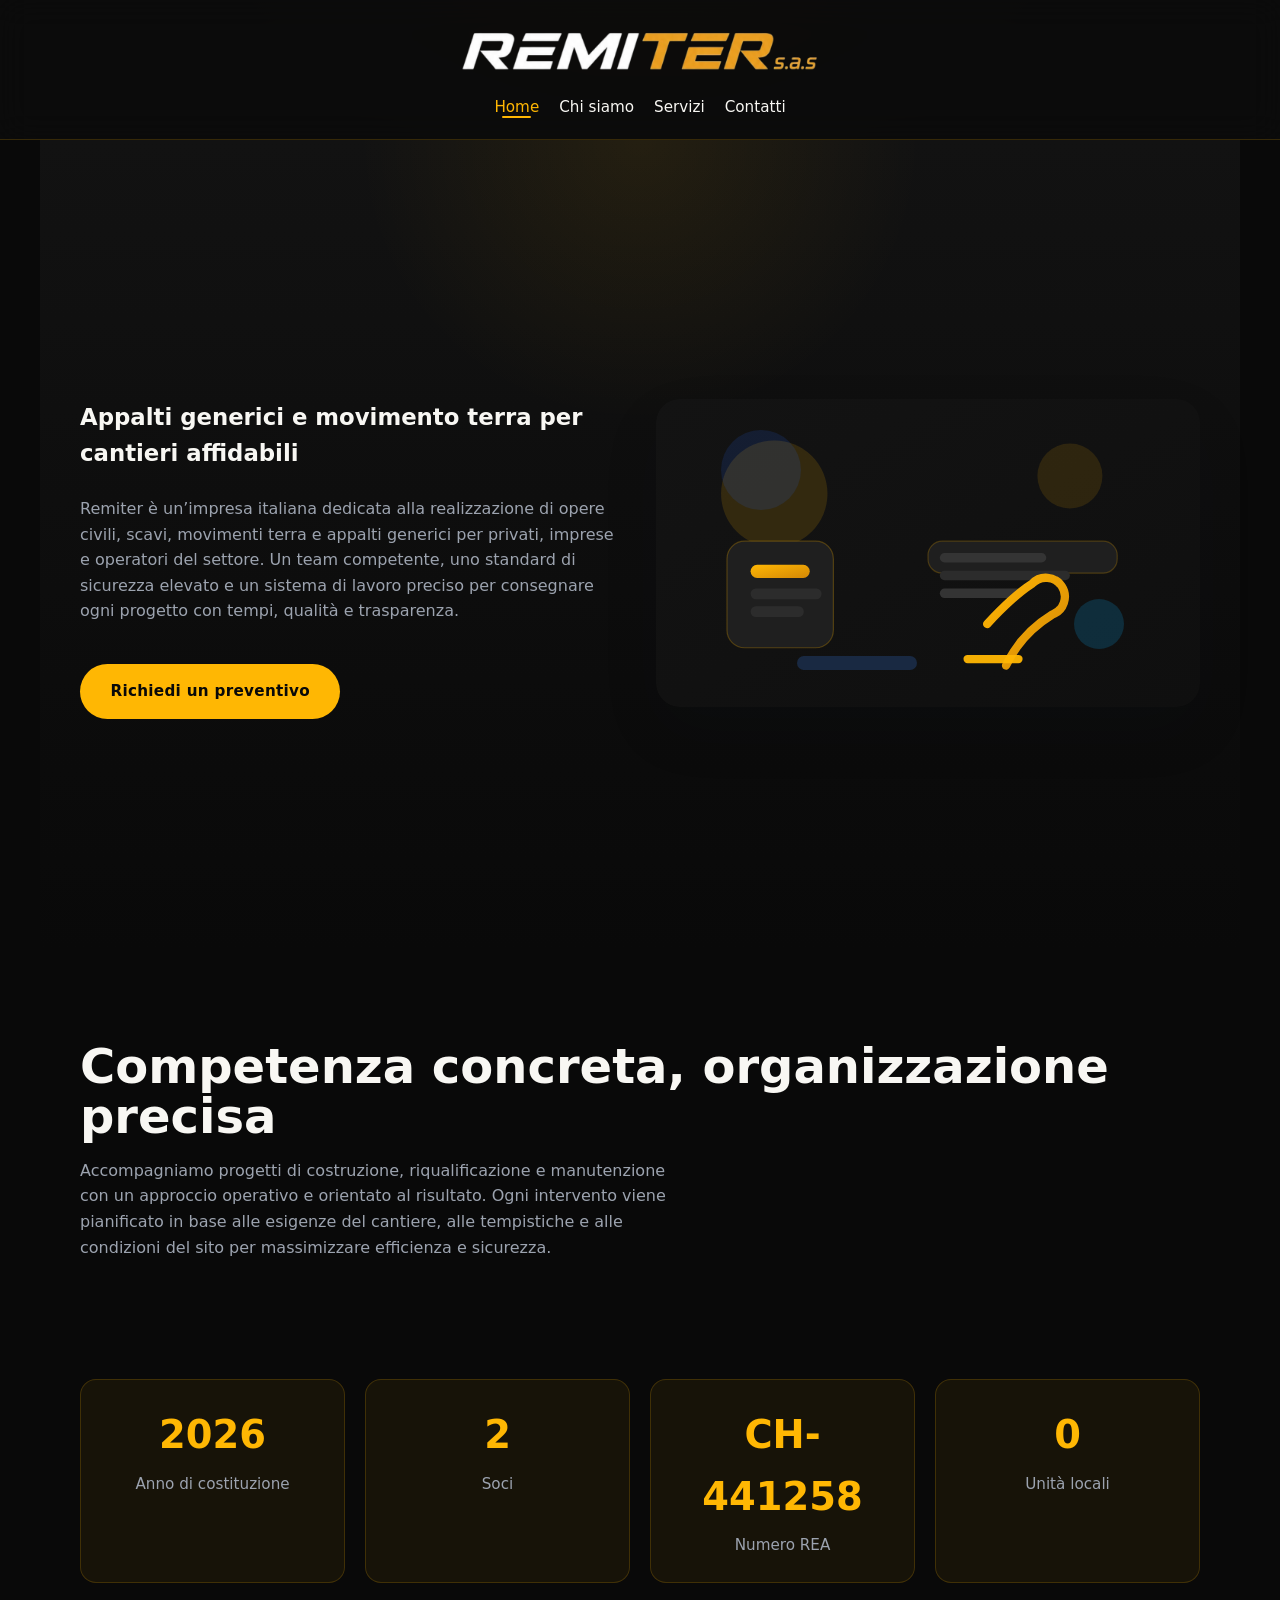
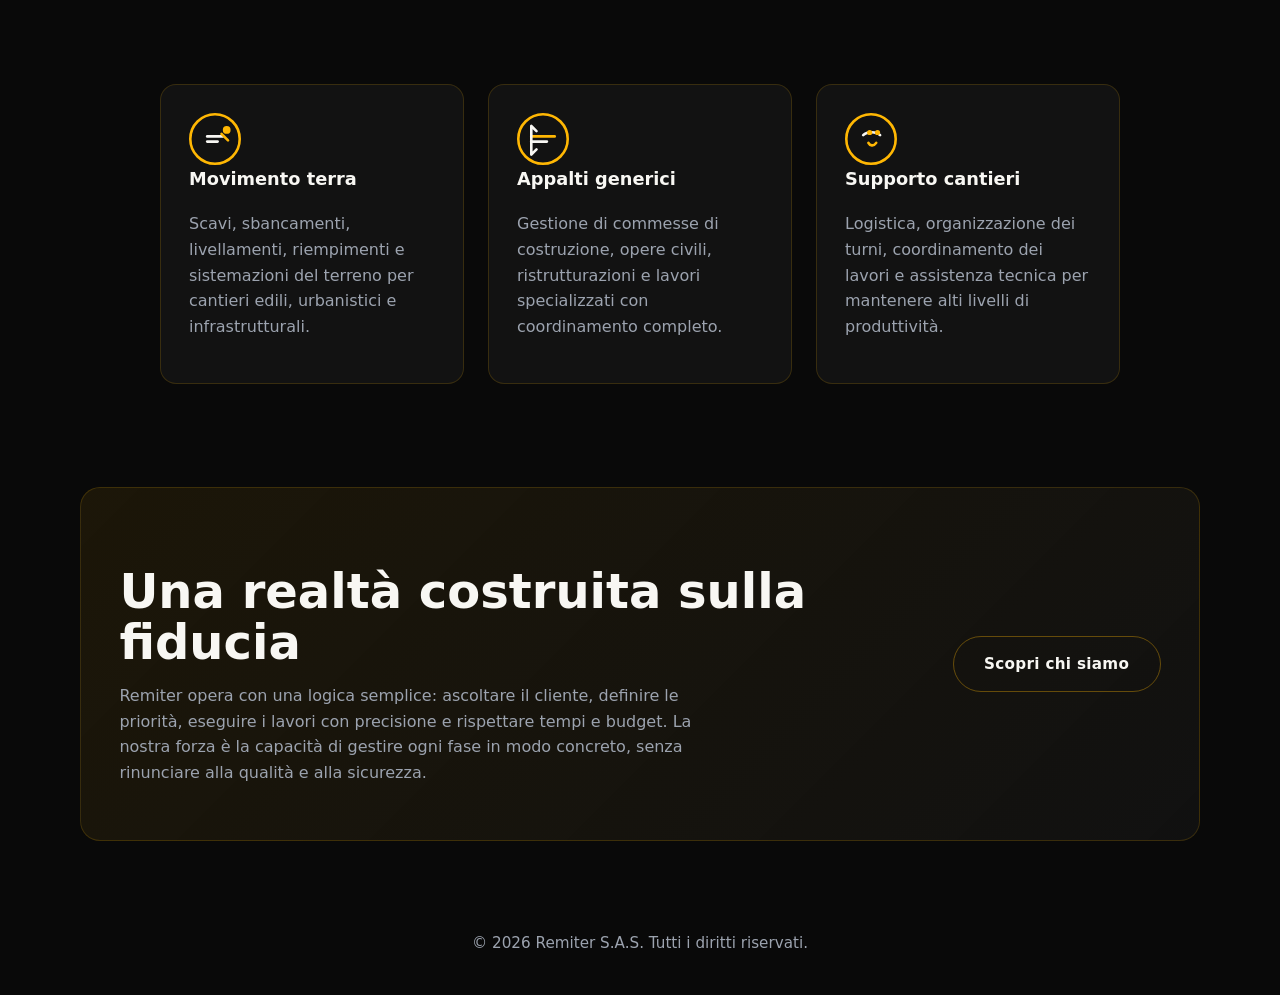
<file: index.html>
<!DOCTYPE html>
<html lang="it">
<head>
  <meta charset="UTF-8" />
  <meta name="viewport" content="width=device-width, initial-scale=1.0" />
  <title>Remiter - Appalti generici e movimento terra</title>
  <link rel="stylesheet" href="styles.css" />
  <link rel="stylesheet" href="styles.css?v=20260926" />
  <link rel="icon" type="image/png" href="/assets/remiter-head.png">
</head>
<body>
  <div class="intro-screen" id="intro-screen">
    <div class="intro-content">
      <img class="intro-logo" src="assets/text.png?v=20260925" alt="Remiter logo" />
      <p class="intro-subtitle">Appalti generici e movimento terra</p>
      <div class="intro-arrow" id="intro-arrow"></div>
    </div>
  </div>

  <header class="site-header">
    <div class="container">
      <a class="brand" href="index.html"><img class="brand-logo" src="assets/text.png?v=20260925" alt="Remiter logo" /></a>
      <nav>
        <a href="index.html" class="active">Home</a>
        <a href="chi-siamo.html">Chi siamo</a>
        <a href="servizi.html">Servizi</a>
        <a href="contatti.html">Contatti</a>
      </nav>
    </div>
  </header>

  <main>
    <section id="home" class="hero fade-in">
      <div class="container hero-content">
        <div class="hero-text">
          <h2>Appalti generici e movimento terra per cantieri affidabili</h2>
          <p>Remiter è un’impresa italiana dedicata alla realizzazione di opere civili, scavi, movimenti terra e appalti generici per privati, imprese e operatori del settore. Un team competente, uno standard di sicurezza elevato e un sistema di lavoro preciso per consegnare ogni progetto con tempi, qualità e trasparenza.</p>
          <a class="button" href="contatti.html">Richiedi un preventivo</a>
        </div>
        <div class="hero-image">
          <div class="hero-graphics">
            <div class="graphic graphic-circle"></div>
            <div class="graphic graphic-small"></div>
            <div class="graphic graphic-line"></div>
          </div>
          <img src="assets/banner.svg" alt="Banner Remiter" />
        </div>
      </div>
    </section>

    <section class="section fade-in">
      <div class="container">
        <h2>Competenza concreta, organizzazione precisa</h2>
          <p>Accompagniamo progetti di costruzione, riqualificazione e manutenzione con un approccio operativo e orientato al risultato. Ogni intervento viene pianificato in base alle esigenze del cantiere, alle tempistiche e alle condizioni del sito per massimizzare efficienza e sicurezza.</p>
      </div>
    </section>

    <section class="section stats-section fade-in">
      <div class="container stats-grid">
        <article>
          <strong>2026</strong>
          <span>Anno di costituzione</span>
        </article>
        <article>
          <strong>2</strong>
          <span>Soci</span>
        </article>
        <article>
          <strong>CH-441258</strong>
          <span>Numero REA</span>
        </article>
        <article>
          <strong>0</strong>
          <span>Unità locali</span>
        </article>
      </div>
    </section>

    <section class="section service-grid home-grid fade-in">
      <article>
        <div class="card-icon"><img src="assets/icon-strategy.svg" alt="Icona movimento terra" /></div>
        <h3>Movimento terra</h3>
        <p>Scavi, sbancamenti, livellamenti, riempimenti e sistemazioni del terreno per cantieri edili, urbanistici e infrastrutturali.</p>
      </article>
      <article>
        <div class="card-icon"><img src="assets/icon-comm.svg" alt="Icona appalti generici" /></div>
        <h3>Appalti generici</h3>
        <p>Gestione di commesse di costruzione, opere civili, ristrutturazioni e lavori specializzati con coordinamento completo.</p>
      </article>
      <article>
        <div class="card-icon"><img src="assets/icon-support.svg" alt="Icona supporto cantieri" /></div>
        <h3>Supporto cantieri</h3>
        <p>Logistica, organizzazione dei turni, coordinamento dei lavori e assistenza tecnica per mantenere alti livelli di produttività.</p>
      </article>
    </section>

    <section class="section highlight-panel fade-in">
      <div class="container highlight-wrap">
        <div>
          <h2>Una realtà costruita sulla fiducia</h2>
          <p>Remiter opera con una logica semplice: ascoltare il cliente, definire le priorità, eseguire i lavori con precisione e rispettare tempi e budget. La nostra forza è la capacità di gestire ogni fase in modo concreto, senza rinunciare alla qualità e alla sicurezza.</p>
        </div>
        <a class="button secondary" href="chi-siamo.html">Scopri chi siamo</a>
      </div>
    </section>
  </main>

  <footer class="site-footer">
    <div class="container">
      <p>&copy; 2026 Remiter S.A.S. Tutti i diritti riservati.</p>
    </div>
  </footer>

  <script src="script.js"></script>
</body>
</html>
</file>
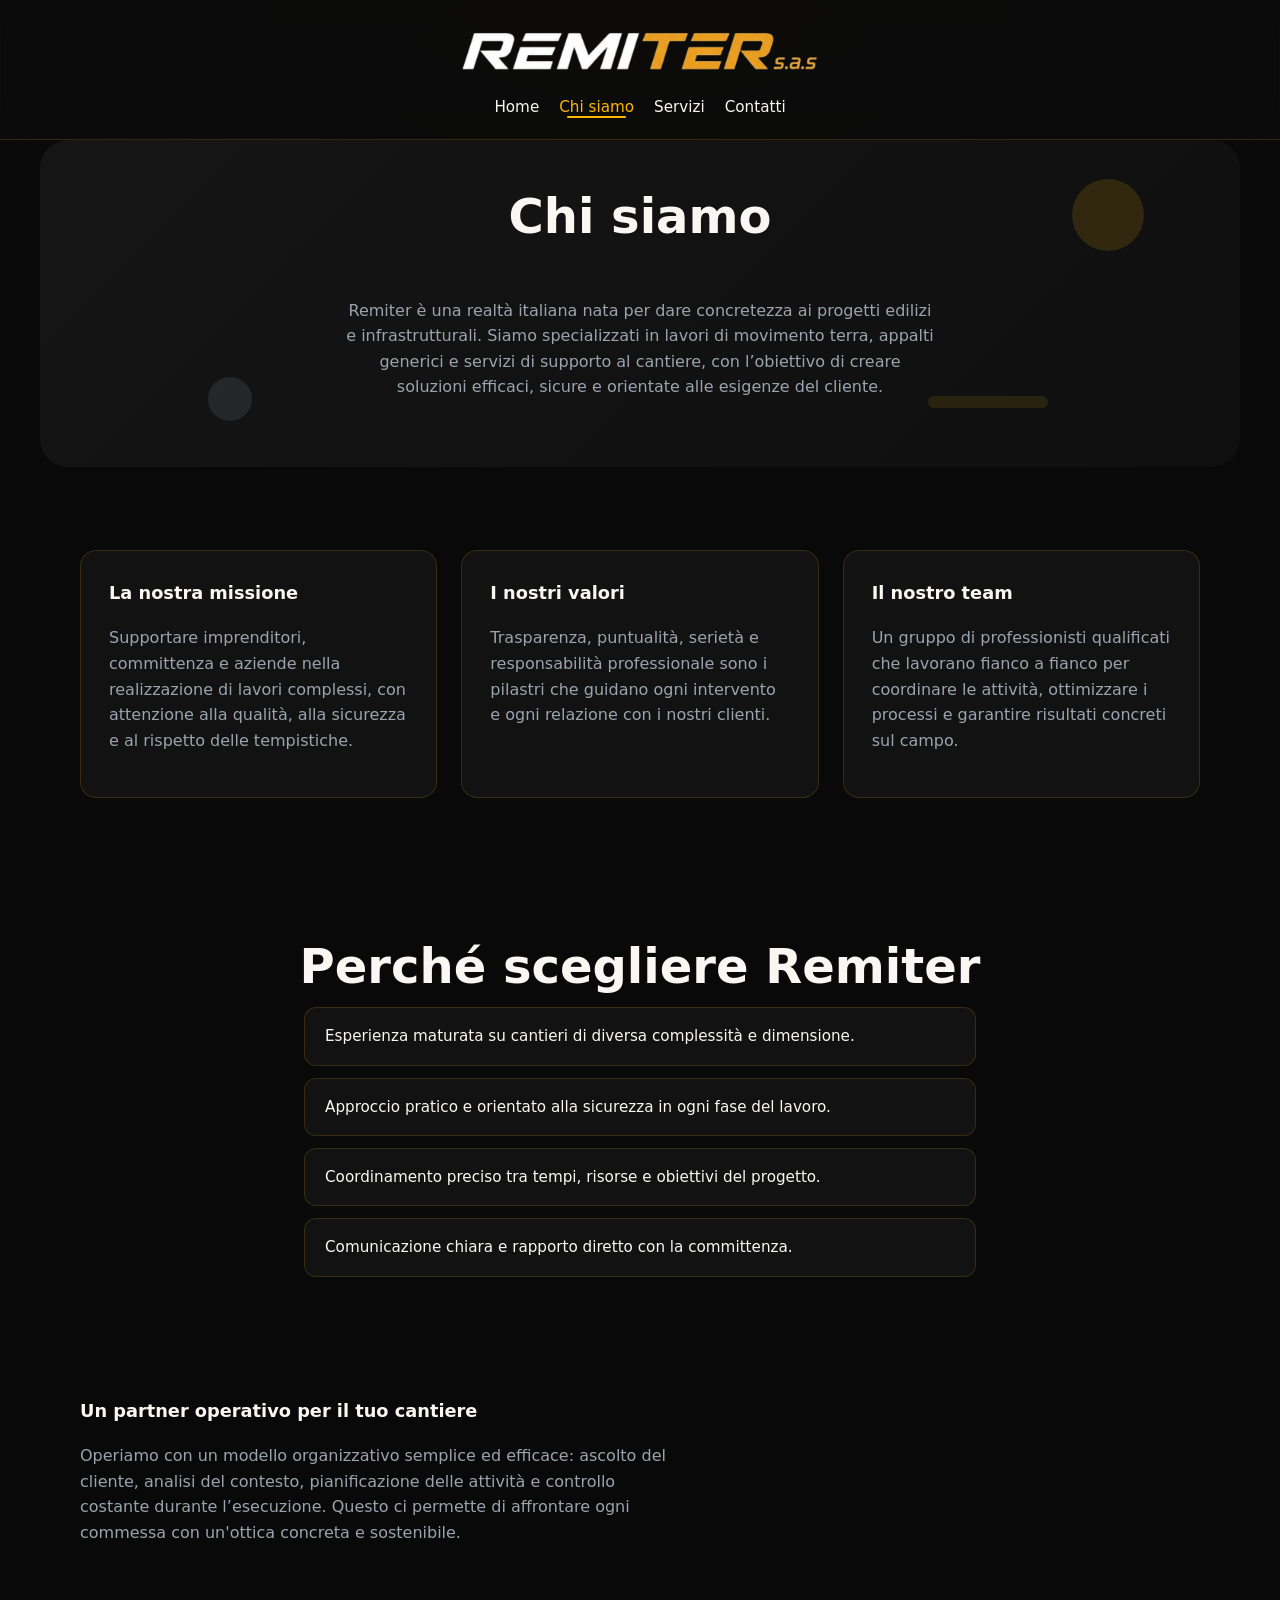
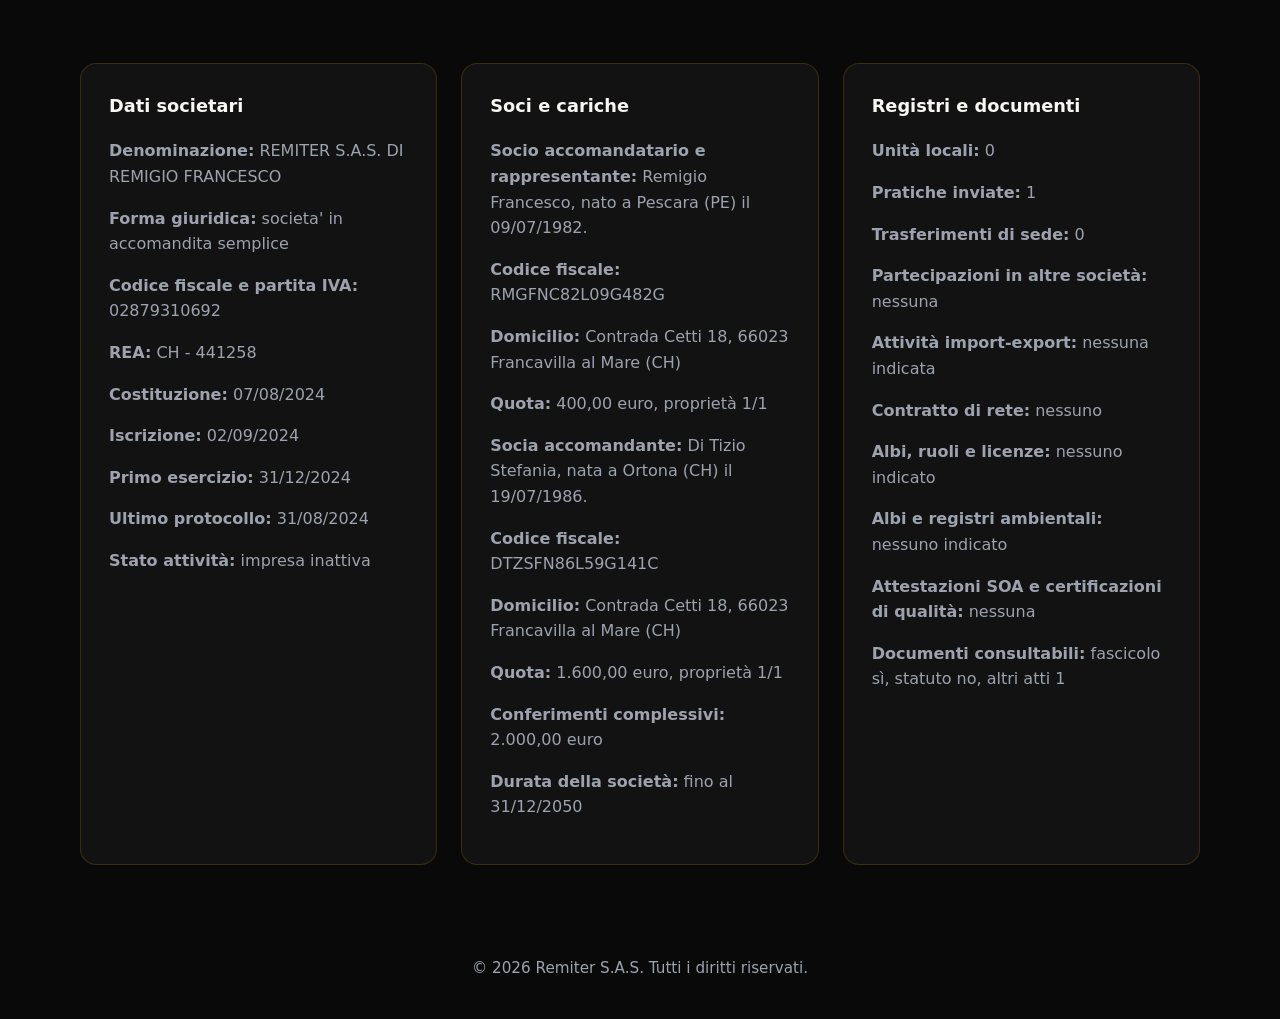
<file: chi-siamo.html>
<!DOCTYPE html>
<html lang="it">
<head>
  <meta charset="UTF-8" />
  <meta name="viewport" content="width=device-width, initial-scale=1.0" />
  <title>Chi siamo - Remiter</title>
  <link rel="stylesheet" href="styles.css" />
  <link rel="stylesheet" href="styles.css?v=20260926" />
  <link rel="icon" type="image/png" href="/assets/remiter-head.png">
</head>
<body>
  <header class="site-header">
    <div class="container">
      <a class="brand" href="index.html"><img class="brand-logo" src="assets/text.png?v=20260925" alt="Remiter logo" /></a>
      <nav>
        <a href="index.html">Home</a>
        <a href="chi-siamo.html" class="active">Chi siamo</a>
        <a href="servizi.html">Servizi</a>
        <a href="contatti.html">Contatti</a>
      </nav>
    </div>
  </header>

  <main>
    <section class="section page-hero fade-in">
      <div class="hero-decor">
        <span></span>
        <span></span>
        <span></span>
      </div>
      <div class="container">
        <h2>Chi siamo</h2>
        <p>Remiter è una realtà italiana nata per dare concretezza ai progetti edilizi e infrastrutturali. Siamo specializzati in lavori di movimento terra, appalti generici e servizi di supporto al cantiere, con l’obiettivo di creare soluzioni efficaci, sicure e orientate alle esigenze del cliente.</p>
      </div>
    </section>

    <section class="section feature-section fade-in">
      <div class="container service-grid">
        <article>
          <h3>La nostra missione</h3>
          <p>Supportare imprenditori, committenza e aziende nella realizzazione di lavori complessi, con attenzione alla qualità, alla sicurezza e al rispetto delle tempistiche.</p>
        </article>
        <article>
          <h3>I nostri valori</h3>
          <p>Trasparenza, puntualità, serietà e responsabilità professionale sono i pilastri che guidano ogni intervento e ogni relazione con i nostri clienti.</p>
        </article>
        <article>
          <h3>Il nostro team</h3>
          <p>Un gruppo di professionisti qualificati che lavorano fianco a fianco per coordinare le attività, ottimizzare i processi e garantire risultati concreti sul campo.</p>
        </article>
      </div>
    </section>

    <section class="section fade-in">
      <div class="container">
        <h2 class="centered-heading">Perché scegliere Remiter</h2>
        <ul class="feature-list">
          <li>Esperienza maturata su cantieri di diversa complessità e dimensione.</li>
          <li>Approccio pratico e orientato alla sicurezza in ogni fase del lavoro.</li>
          <li>Coordinamento preciso tra tempi, risorse e obiettivi del progetto.</li>
          <li>Comunicazione chiara e rapporto diretto con la committenza.</li>
        </ul>
      </div>
    </section>

    <section class="section fade-in">
      <div class="container company-panel">
        <div>
          <h3>Un partner operativo per il tuo cantiere</h3>
          <p>Operiamo con un modello organizzativo semplice ed efficace: ascolto del cliente, analisi del contesto, pianificazione delle attività e controllo costante durante l’esecuzione. Questo ci permette di affrontare ogni commessa con un'ottica concreta e sostenibile.</p>
          </section>
    <section class="section fade-in">
      <div class="container service-grid">
        <article>
          <h3>Dati societari</h3>
          <p><strong>Denominazione:</strong> REMITER S.A.S. DI REMIGIO FRANCESCO</p>
          <p><strong>Forma giuridica:</strong> societa' in accomandita semplice</p>
          <p><strong>Codice fiscale e partita IVA:</strong> 02879310692</p>
                    <p><strong>REA:</strong> CH - 441258</p>
          <p><strong>Costituzione:</strong> 07/08/2024</p>
          <p><strong>Iscrizione:</strong> 02/09/2024</p>
          <p><strong>Primo esercizio:</strong> 31/12/2024</p>
          <p><strong>Ultimo protocollo:</strong> 31/08/2024</p>
          <p><strong>Stato attività:</strong> impresa inattiva</p>
        </article>
        <article>
          <h3>Soci e cariche</h3>
          <p><strong>Socio accomandatario e rappresentante:</strong> Remigio Francesco, nato a Pescara (PE) il 09/07/1982.</p>
          <p><strong>Codice fiscale:</strong> RMGFNC82L09G482G</p>
          <p><strong>Domicilio:</strong> Contrada Cetti 18, 66023 Francavilla al Mare (CH)</p>
          <p><strong>Quota:</strong> 400,00 euro, proprietà 1/1</p>
          <p><strong>Socia accomandante:</strong> Di Tizio Stefania, nata a Ortona (CH) il 19/07/1986.</p>
          <p><strong>Codice fiscale:</strong> DTZSFN86L59G141C</p>
          <p><strong>Domicilio:</strong> Contrada Cetti 18, 66023 Francavilla al Mare (CH)</p>
          <p><strong>Quota:</strong> 1.600,00 euro, proprietà 1/1</p>
          <p><strong>Conferimenti complessivi:</strong> 2.000,00 euro</p>
          <p><strong>Durata della società:</strong> fino al 31/12/2050</p>
        </article>
        <article>
          <h3>Registri e documenti</h3>
          <p><strong>Unità locali:</strong> 0</p>
          <p><strong>Pratiche inviate:</strong> 1</p>
          <p><strong>Trasferimenti di sede:</strong> 0</p>
          <p><strong>Partecipazioni in altre società:</strong> nessuna</p>
          <p><strong>Attività import-export:</strong> nessuna indicata</p>
          <p><strong>Contratto di rete:</strong> nessuno</p>
          <p><strong>Albi, ruoli e licenze:</strong> nessuno indicato</p>
          <p><strong>Albi e registri ambientali:</strong> nessuno indicato</p>
          <p><strong>Attestazioni SOA e certificazioni di qualità:</strong> nessuna</p>
          <p><strong>Documenti consultabili:</strong> fascicolo sì, statuto no, altri atti 1</p>
        </article>
      </div>
    </section>
  </main>

  <footer class="site-footer">
    <div class="container">
      <p>&copy; 2026 Remiter S.A.S. Tutti i diritti riservati.</p>
    </div>
  </footer>

  <script src="script.js"></script>
</body>
</html>
</file>
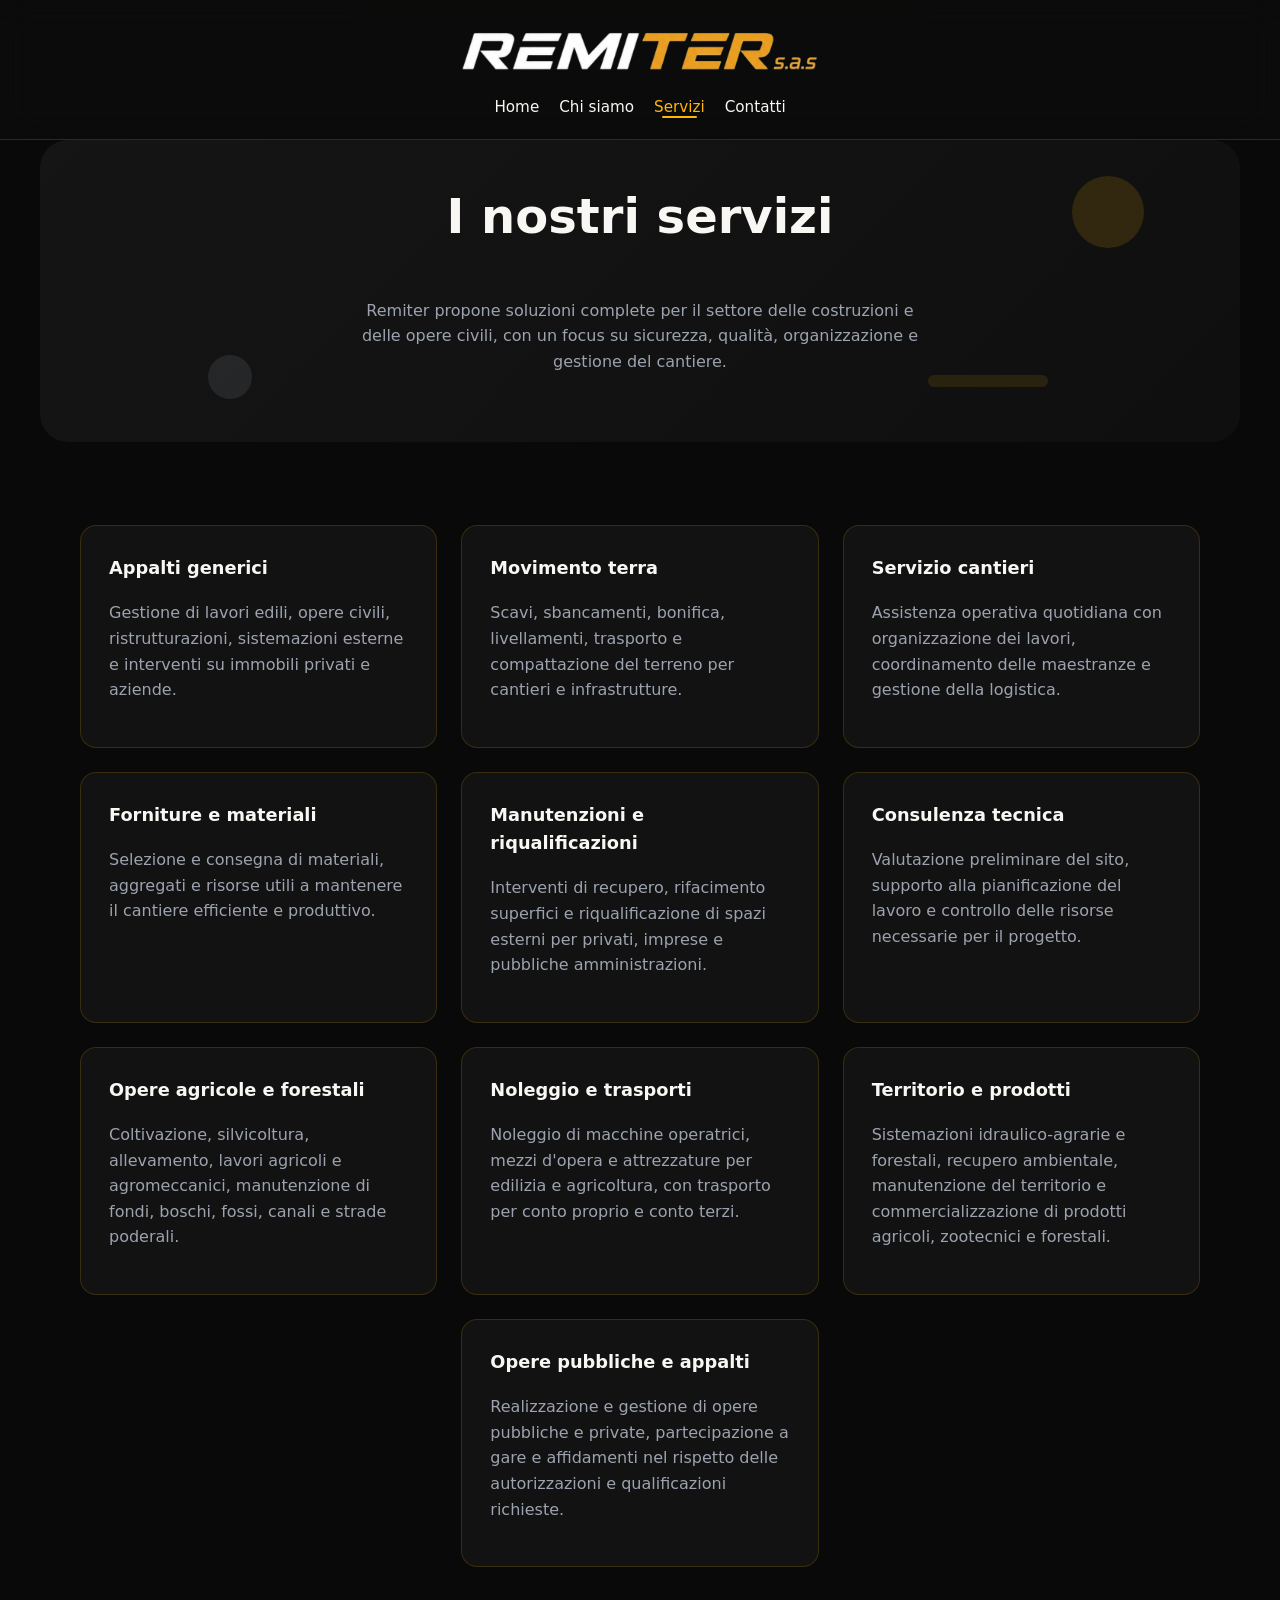
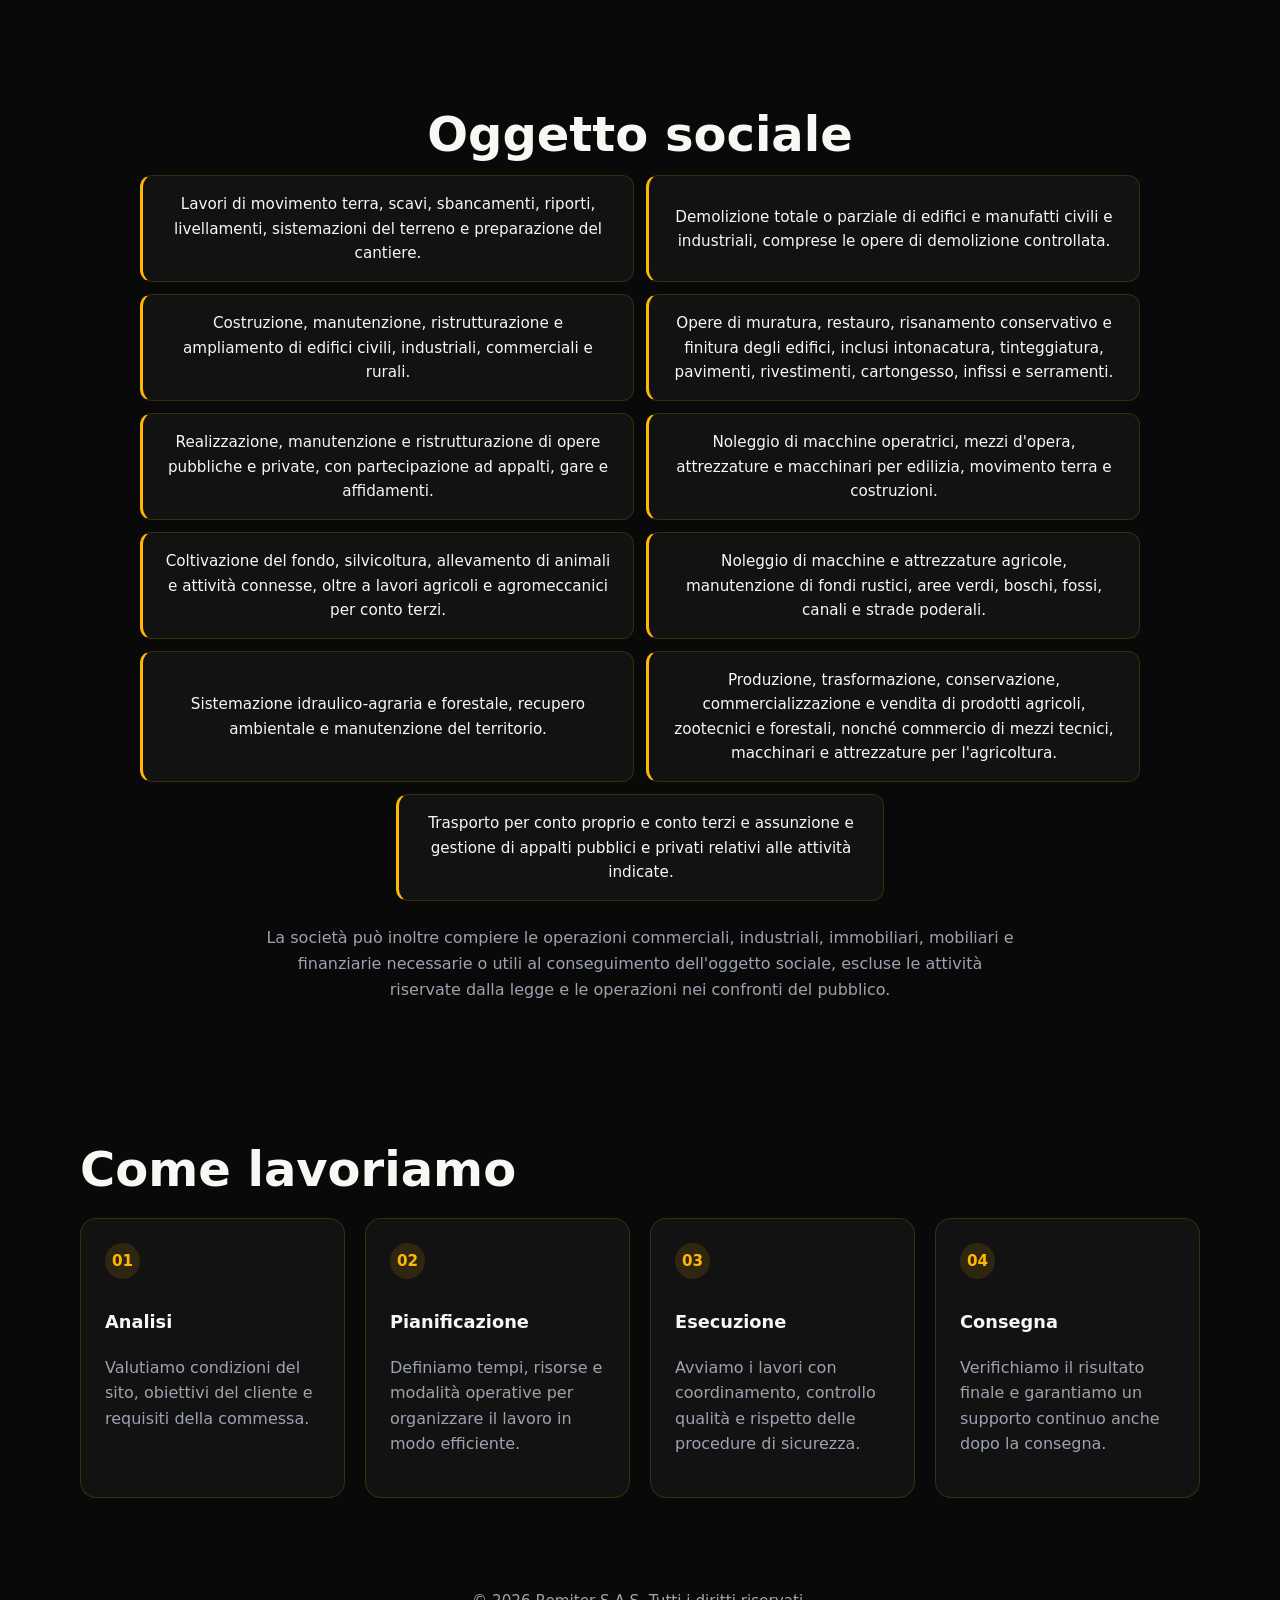
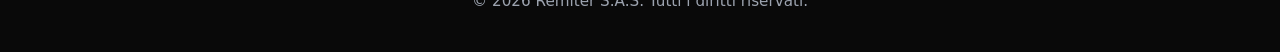
<file: servizi.html>
<!DOCTYPE html>
<html lang="it">
<head>
  <meta charset="UTF-8" />
  <meta name="viewport" content="width=device-width, initial-scale=1.0" />
  <title>Servizi - Remiter</title>
  <link rel="stylesheet" href="styles.css" />
  <link rel="stylesheet" href="styles.css?v=20260926-2" />
  <link rel="icon" type="image/png" href="/assets/remiter-head.png">
</head>
<body>
  <header class="site-header">
    <div class="container">
      <a class="brand" href="index.html"><img class="brand-logo" src="assets/text.png?v=20260925" alt="Remiter logo" /></a>
      <nav>
        <a href="index.html">Home</a>
        <a href="chi-siamo.html">Chi siamo</a>
        <a href="servizi.html" class="active">Servizi</a>
        <a href="contatti.html">Contatti</a>
      </nav>
    </div>
  </header>

  <main>
    <section class="section page-hero fade-in">
      <div class="hero-decor">
        <span></span>
        <span></span>
        <span></span>
      </div>
      <div class="container">
        <h2>I nostri servizi</h2>
        <p>Remiter propone soluzioni complete per il settore delle costruzioni e delle opere civili, con un focus su sicurezza, qualità, organizzazione e gestione del cantiere.</p>
      </div>
    </section>

    <section class="section fade-in">
      <div class="container service-grid">
        <article>
          <h3>Appalti generici</h3>
          <p>Gestione di lavori edili, opere civili, ristrutturazioni, sistemazioni esterne e interventi su immobili privati e aziende.</p>
        </article>
        <article>
          <h3>Movimento terra</h3>
          <p>Scavi, sbancamenti, bonifica, livellamenti, trasporto e compattazione del terreno per cantieri e infrastrutture.</p>
        </article>
        <article>
          <h3>Servizio cantieri</h3>
          <p>Assistenza operativa quotidiana con organizzazione dei lavori, coordinamento delle maestranze e gestione della logistica.</p>
        </article>
        <article>
          <h3>Forniture e materiali</h3>
          <p>Selezione e consegna di materiali, aggregati e risorse utili a mantenere il cantiere efficiente e produttivo.</p>
        </article>
        <article>
          <h3>Manutenzioni e riqualificazioni</h3>
          <p>Interventi di recupero, rifacimento superfici e riqualificazione di spazi esterni per privati, imprese e pubbliche amministrazioni.</p>
        </article>
        <article>
          <h3>Consulenza tecnica</h3>
          <p>Valutazione preliminare del sito, supporto alla pianificazione del lavoro e controllo delle risorse necessarie per il progetto.</p>
        </article>
        <article>
          <h3>Opere agricole e forestali</h3>
          <p>Coltivazione, silvicoltura, allevamento, lavori agricoli e agromeccanici, manutenzione di fondi, boschi, fossi, canali e strade poderali.</p>
        </article>
        <article>
          <h3>Noleggio e trasporti</h3>
          <p>Noleggio di macchine operatrici, mezzi d'opera e attrezzature per edilizia e agricoltura, con trasporto per conto proprio e conto terzi.</p>
        </article>
        <article>
          <h3>Territorio e prodotti</h3>
          <p>Sistemazioni idraulico-agrarie e forestali, recupero ambientale, manutenzione del territorio e commercializzazione di prodotti agricoli, zootecnici e forestali.</p>
        </article>
        <article>
          <h3>Opere pubbliche e appalti</h3>
          <p>Realizzazione e gestione di opere pubbliche e private, partecipazione a gare e affidamenti nel rispetto delle autorizzazioni e qualificazioni richieste.</p>
        </article>
      </div>
    </section>

    <section class="section fade-in">
      <div class="container company-panel social-object">
        <div>
          <h2>Oggetto sociale</h2>
          <ul class="feature-list">
            <li>Lavori di movimento terra, scavi, sbancamenti, riporti, livellamenti, sistemazioni del terreno e preparazione del cantiere.</li>
            <li>Demolizione totale o parziale di edifici e manufatti civili e industriali, comprese le opere di demolizione controllata.</li>
            <li>Costruzione, manutenzione, ristrutturazione e ampliamento di edifici civili, industriali, commerciali e rurali.</li>
            <li>Opere di muratura, restauro, risanamento conservativo e finitura degli edifici, inclusi intonacatura, tinteggiatura, pavimenti, rivestimenti, cartongesso, infissi e serramenti.</li>
            <li>Realizzazione, manutenzione e ristrutturazione di opere pubbliche e private, con partecipazione ad appalti, gare e affidamenti.</li>
            <li>Noleggio di macchine operatrici, mezzi d'opera, attrezzature e macchinari per edilizia, movimento terra e costruzioni.</li>
            <li>Coltivazione del fondo, silvicoltura, allevamento di animali e attività connesse, oltre a lavori agricoli e agromeccanici per conto terzi.</li>
            <li>Noleggio di macchine e attrezzature agricole, manutenzione di fondi rustici, aree verdi, boschi, fossi, canali e strade poderali.</li>
            <li>Sistemazione idraulico-agraria e forestale, recupero ambientale e manutenzione del territorio.</li>
            <li>Produzione, trasformazione, conservazione, commercializzazione e vendita di prodotti agricoli, zootecnici e forestali, nonché commercio di mezzi tecnici, macchinari e attrezzature per l'agricoltura.</li>
            <li>Trasporto per conto proprio e conto terzi e assunzione e gestione di appalti pubblici e privati relativi alle attività indicate.</li>
          </ul>
          <p>La società può inoltre compiere le operazioni commerciali, industriali, immobiliari, mobiliari e finanziarie necessarie o utili al conseguimento dell'oggetto sociale, escluse le attività riservate dalla legge e le operazioni nei confronti del pubblico.</p>
        </div>
      </div>
    </section>

    <section class="section fade-in">
      <div class="container service-process">
        <h2>Come lavoriamo</h2>
        <div class="process-grid">
          <div>
            <span>01</span>
            <h3>Analisi</h3>
            <p>Valutiamo condizioni del sito, obiettivi del cliente e requisiti della commessa.</p>
          </div>
          <div>
            <span>02</span>
            <h3>Pianificazione</h3>
            <p>Definiamo tempi, risorse e modalità operative per organizzare il lavoro in modo efficiente.</p>
          </div>
          <div>
            <span>03</span>
            <h3>Esecuzione</h3>
            <p>Avviamo i lavori con coordinamento, controllo qualità e rispetto delle procedure di sicurezza.</p>
          </div>
          <div>
            <span>04</span>
            <h3>Consegna</h3>
            <p>Verifichiamo il risultato finale e garantiamo un supporto continuo anche dopo la consegna.</p>
          </div>
        </div>
      </div>
    </section>
  </main>

  <footer class="site-footer">
    <div class="container">
      <p>&copy; 2026 Remiter S.A.S. Tutti i diritti riservati.</p>
    </div>
  </footer>

  <script src="script.js"></script>
</body>
</html>
</file>
<file: styles.css>
:root {
  --bg: #090909;
  --surface: #121212;
  --surface-soft: #1f1f1f;
  --text: #f8f7f3;
  --muted: #9ca3af;
  --primary: #ffb703;
  --primary-dark: #d48806;
  --accent: #f7c948;
  --border: rgba(255, 183, 3, 0.16);
  --radius: 1.5rem;
  --section-gap: clamp(2rem, 4vw, 4rem);
  --text-base: 1rem;
  --text-lg: clamp(1rem, 1.1vw, 1.1rem);
  --text-xl: clamp(2rem, 4vw, 3rem);
}

* {
  box-sizing: border-box;
}

html {
  scroll-behavior: smooth;
}

body {
  margin: 0;
  font-family: Inter, system-ui, sans-serif;
  background: var(--bg);
  color: var(--text);
  line-height: 1.6;
  min-height: 100vh;
  font-size: clamp(0.95rem, 1vw, 1.05rem);
}

main {
  width: min(1200px, calc(100% - 2rem));
  margin: 0 auto;
}

body.intro-active {
  overflow: hidden;
  height: 100vh;
}

img {
  max-width: 100%;
  display: block;
}

body.intro-hidden .site-header,
body.intro-hidden main,
body.no-intro .site-header,
body.no-intro main {
  opacity: 1;
  transform: translateY(0);
}

.container {
  width: min(1120px, calc(100% - 2rem));
  margin: 0 auto;
}

button,
a.button {
  transition: transform 0.2s ease, background 0.2s ease;
}

a.button:hover,
button:hover,
#popup-close:hover {
  transform: translateY(-1px);
}

.site-header {
  background: rgba(18, 18, 18, 0.96);
  border-bottom: 1px solid rgba(255, 183, 3, 0.18);
  position: sticky;
  top: 0;
  z-index: 10;
}

.site-header .container {
  display: flex;
  flex-direction: column;
  align-items: center;
  justify-content: center;
  gap: 0.75rem;
  padding: 1.25rem 0;
}

.hero {
  min-height: calc(100vh - 90px);
  padding: 5rem 0 4rem;
  display: grid;
  align-items: center;
  background: linear-gradient(180deg, rgba(30, 30, 30, 1) 0%, rgba(18, 18, 18, 1) 100%);
}

.intro-screen {
  position: fixed;
  inset: 0;
  display: grid;
  place-items: center;
  background: #090909;
  z-index: 1000;
  opacity: 1;
  transition: opacity 0.7s ease;
}

.intro-screen.hidden {
  opacity: 0;
  pointer-events: none;
}

.site-header,
main {
  opacity: 0;
  transform: translateY(18px);
  transition: opacity 0.75s ease, transform 0.75s ease;
}

body.intro-hidden .site-header,
body.intro-hidden main {
  opacity: 1;
  transform: translateY(0);
}

.intro-content {
  text-align: center;
  color: #f8f7f3;
}

.intro-logo {
  width: 320px;
  max-width: 90vw;
  height: auto;
  display: block;
  margin: 0 auto 1rem;
  opacity: 0;
  transform: scale(0.85);
  animation: introReveal 1.2s ease forwards;
}

.intro-subtitle {
  margin: 0;
  color: #9ca3af;
  font-size: 1rem;
  letter-spacing: 0.15em;
  text-transform: uppercase;
  opacity: 0;
  transform: translateY(16px);
  animation: introText 1.2s ease 0.5s forwards;
}

.intro-arrow {
  width: 42px;
  height: 42px;
  margin: 1.75rem auto 0;
  border-bottom: 3px solid #ffb703;
  border-right: 3px solid #ffb703;
  transform: rotate(45deg);
  opacity: 0;
  animation: introArrow 1.2s ease 0.9s forwards, introBlink 1.5s ease-in-out 1.8s infinite;
}

@keyframes introReveal {
  to {
    opacity: 1;
    transform: scale(1);
  }
}

@keyframes introText {
  to {
    opacity: 1;
    transform: translateY(0);
  }
}

@keyframes introArrow {
  0% {
    opacity: 0;
    transform: rotate(45deg);
  }
  100% {
    opacity: 1;
    transform: rotate(45deg);
  }
}

@keyframes introBlink {
  0%, 100% {
    opacity: 1;
  }
  50% {
    opacity: 0.35;
  }
}

.hero p {
  max-width: 58ch;
  margin: 1.5rem 0 2.5rem;
  color: var(--muted);
  font-size: clamp(1rem, 1.05vw, 1.05rem);
}

.button {
  display: inline-block;
  padding: 0.95rem 1.9rem;
  background: var(--primary);
  color: #090909;
  border-radius: 999px;
  text-decoration: none;
  font-weight: 700;
  letter-spacing: 0.02em;
}

.button:hover {
  background: var(--primary-dark);
}

.feature-list li,
.service-grid article,
.popup-card {
  background: var(--surface);
  border: 1px solid var(--border);
}

.section {
  padding: var(--section-gap) 0;
}

.section h2 {
  margin-bottom: 1rem;
  font-size: clamp(2rem, 4vw, 3rem);
  color: var(--text);
  line-height: 1.05;
}

.section .centered-heading {
  text-align: center;
}

.section p {
  max-width: 58ch;
  color: var(--muted);
  font-size: clamp(1rem, 1vw, 1.05rem);
}

.site-header h1 {
  margin: 0;
  font-size: 1.25rem;
}

nav {
  display: flex;
  flex-wrap: wrap;
  justify-content: center;
  gap: 1.25rem;
}

.brand {
  color: var(--text);
  text-decoration: none;
  font-weight: 700;
  font-size: 1.25rem;
}

nav a {
  color: var(--text);
  text-decoration: none;
  font-weight: 500;
}

.brand {
  color: var(--text);
  text-decoration: none;
  font-weight: 700;
  font-size: 1.25rem;
  display: inline-flex;
  align-items: center;
  gap: 1rem;
}

.brand-logo {
  width: clamp(220px, 30vw, 420px);
  height: auto;
  display: block;
  border-radius: 0.35rem;
  max-width: 100%;
}

nav a:hover,
nav a.active,
.brand:hover {
  color: var(--primary);
}

.hero {
  min-height: calc(100vh - 90px);
  padding: 5rem 0 4rem;
  display: grid;
  align-items: center;
  background: radial-gradient(circle at top, rgba(255, 183, 3, 0.08), transparent 28%),
    linear-gradient(180deg, #121212 0%, #090909 100%);
}

.hero .container {
  max-width: 1120px;
  display: grid;
  gap: 2rem;
  align-items: center;
  grid-template-columns: 1fr 1fr;
}

.hero-text {
  max-width: 40rem;
}

.hero-image {
  position: relative;
}

.hero-image img {
  width: 100%;
  border-radius: 1.5rem;
  box-shadow: 0 24px 60px rgba(15, 23, 42, 0.08);
  animation: floatImage 8s ease-in-out infinite;
}

.hero-graphics {
  position: absolute;
  inset: 0;
  pointer-events: none;
}

.graphic {
  position: absolute;
  border-radius: 999px;
  opacity: 0.9;
  animation: floatAround 6s ease-in-out infinite;
}

.graphic-circle {
  width: 80px;
  height: 80px;
  background: rgba(37, 99, 235, 0.16);
  top: 10%;
  left: 12%;
}

.graphic-small {
  width: 50px;
  height: 50px;
  background: rgba(14, 165, 233, 0.22);
  top: 65%;
  right: 14%;
  animation-delay: 1.2s;
}

.graphic-line {
  width: 120px;
  height: 14px;
  background: rgba(59, 130, 246, 0.24);
  bottom: 12%;
  left: 26%;
  border-radius: 999px;
  animation-delay: 0.6s;
}

.card-icon img {
  width: 52px;
  animation: popIn 0.7s ease-out;
}

.service-grid article {
  background: var(--surface);
  border: 1px solid var(--border);
  border-radius: 1rem;
  padding: 1.75rem;
  transition: transform 0.25s ease, box-shadow 0.25s ease;
}

.service-grid article:hover {
  transform: translateY(-6px);
  box-shadow: 0 20px 40px rgba(15, 23, 42, 0.12);
}

.stats-section {
  padding-top: 0;
}

.stats-grid {
  display: grid;
  grid-template-columns: repeat(auto-fit, minmax(180px, 1fr));
  gap: 1.25rem;
}

.stats-grid article {
  background: rgba(255, 183, 3, 0.06);
  border: 1px solid rgba(255, 183, 3, 0.18);
  border-radius: 1rem;
  padding: 1.5rem 1rem;
  text-align: center;
}

.stats-grid strong {
  display: block;
  font-size: clamp(2rem, 3vw, 2.4rem);
  color: var(--primary);
  margin-bottom: 0.4rem;
}

.stats-grid span {
  color: var(--muted);
}

.highlight-panel {
  padding-top: 0;
}

.highlight-wrap {
  display: grid;
  grid-template-columns: 1.5fr auto;
  gap: 1.5rem;
  align-items: center;
  background: linear-gradient(135deg, rgba(255, 183, 3, 0.08), rgba(18, 18, 18, 0.92));
  border: 1px solid var(--border);
  border-radius: 1.25rem;
  padding: clamp(1.5rem, 3vw, 2.5rem);
  text-align: left;
}

.button.secondary {
  background: transparent;
  color: var(--text);
  border: 1px solid rgba(255, 183, 3, 0.35);
}

.company-panel,
.contact-grid {
  display: grid;
  grid-template-columns: 1.2fr 0.8fr;
  gap: 1.5rem;
  align-items: start;
}

.contact-section .container {
  width: min(1120px, calc(100% - 2rem));
  margin: 0 auto;
}

.info-card,
.contact-info,
.company-meta {
  background: var(--surface);
  border: 1px solid var(--border);
  border-radius: 1rem;
  padding: 1.5rem;
}

.process-grid {
  display: grid;
  grid-template-columns: repeat(auto-fit, minmax(220px, 1fr));
  gap: 1.25rem;
  margin-top: 1.5rem;
}

.process-grid div {
  background: var(--surface);
  border: 1px solid var(--border);
  border-radius: 1rem;
  padding: 1.5rem;
}

.process-grid span {
  display: inline-flex;
  width: 2.2rem;
  height: 2.2rem;
  align-items: center;
  justify-content: center;
  border-radius: 999px;
  background: rgba(255, 183, 3, 0.12);
  color: var(--primary);
  font-weight: 700;
  margin-bottom: 0.75rem;
}

.contact-list {
  display: grid;
  gap: 0.5rem;
  justify-items: center;
}

.company-meta {
  margin-top: 1rem;
  text-align: center;
}

.contact-info h3 {
  margin-top: 0;
  font-size: clamp(1.5rem, 3vw, 2rem);
}

@media (max-width: 768px) {
  .hero .container,
  .company-panel,
  .contact-grid,
  .highlight-wrap {
    grid-template-columns: 1fr;
  }

  .hero {
    min-height: auto;
  }
}

@keyframes floatImage {
  0%, 100% { transform: translateY(0); }
  50% { transform: translateY(-10px); }
}

@keyframes floatAround {
  0%, 100% { transform: translateY(0); }
  50% { transform: translateY(10px); }
}

@keyframes popIn {
  from { opacity: 0; transform: scale(0.85); }
  to { opacity: 1; transform: scale(1); }
}

.page-hero {
  position: relative;
  overflow: hidden;
  border-radius: 1.75rem;
  background: linear-gradient(135deg, #151515 0%, #0f0f0f 100%);
  padding: 3rem 2rem;
  margin: 0 0 2rem;
  width: 100%;
}

.page-hero .container {
  display: grid;
  gap: 1.5rem;
  align-items: center;
  text-align: center;
}

.page-hero .container > p {
  margin-inline: auto;
}

.intro-contact-copy {
  max-width: 840px;
  margin: 0 auto;
  text-align: center;
}

.intro-contact-copy p {
  margin-left: auto;
  margin-right: auto;
  text-align: center;
}

.page-hero .hero-decor {
  position: absolute;
  inset: 0;
  pointer-events: none;
}

.page-hero .hero-decor span {
  position: absolute;
  border-radius: 999px;
  opacity: 0.75;
  animation: floatAround 7s ease-in-out infinite;
}

.page-hero .hero-decor span:nth-child(1) {
  width: 72px;
  height: 72px;
  background: rgba(255, 183, 3, 0.18);
  top: 12%;
  right: 8%;
}

.page-hero .hero-decor span:nth-child(2) {
  width: 44px;
  height: 44px;
  background: rgba(156, 163, 175, 0.18);
  bottom: 14%;
  left: 14%;
  animation-delay: 1.1s;
}

.page-hero .hero-decor span:nth-child(3) {
  width: 120px;
  height: 12px;
  background: rgba(255, 183, 3, 0.14);
  bottom: 18%;
  right: 16%;
  border-radius: 999px;
  animation-delay: 0.5s;
}

.page-hero h2 {
  margin: 0;
}

.service-grid article {
  background: var(--surface);
  border: 1px solid var(--border);
  border-radius: 1rem;
  padding: 1.75rem;
  transition: transform 0.25s ease, box-shadow 0.25s ease;
}

.hero p {
  max-width: 58ch;
  margin: 1.5rem 0 2.5rem;
  color: var(--muted);
  font-size: clamp(1rem, 1.05vw, 1.1rem);
}

.button {
  display: inline-block;
  padding: 0.95rem 1.9rem;
  background: var(--primary);
  color: #090909;
  border-radius: 999px;
  text-decoration: none;
  font-weight: 700;
  letter-spacing: 0.02em;
}

.button:hover {
  background: var(--primary-dark);
}

.section {
  padding: var(--section-gap) 0;
}

.section h2 {
  margin-bottom: 1rem;
  font-size: clamp(2rem, 4vw, 3rem);
  color: var(--text);
  line-height: 1.05;
}

.section h2.centered-heading {
  text-align: center;
}

.section p {
  max-width: 58ch;
  color: var(--muted);
  font-size: clamp(1rem, 1vw, 1.05rem);
}

.feature-list {
  display: grid;
  gap: 0.75rem;
  max-width: 42rem;
  list-style: none;
  padding: 0;
  margin: 0 auto;
  text-align: left;
}

.feature-list li {
  background: var(--surface);
  border: 1px solid var(--border);
  border-radius: 0.75rem;
  padding: 1rem 1.25rem;
}

.social-object {
  display: block;
}

.social-object > div {
  max-width: 1000px;
  margin: 0 auto;
}

.social-object h2 {
  text-align: center;
}

.social-object .feature-list {
  max-width: none;
  grid-template-columns: repeat(2, minmax(0, 1fr));
  align-items: stretch;
  text-align: left;
}

.social-object .feature-list li {
  height: 100%;
  text-align: center;
  display: flex;
  align-items: center;
  justify-content: center;
  border-left: 3px solid var(--primary);
}

.social-object > div > p {
  max-width: 760px;
  margin: 1.5rem auto 0;
  text-align: center;
}

@media (min-width: 641px) {
  .social-object .feature-list li:last-child:nth-child(odd) {
    grid-column: 1 / -1;
    width: calc((100% - 1.5rem) / 2);
    justify-self: center;
  }
}

.service-grid {
  display: grid;
  gap: 1.5rem;
  grid-template-columns: repeat(3, minmax(0, 1fr));
  align-items: stretch;
}

.home-grid {
  max-width: 960px;
  margin-inline: auto;
}

.service-grid article {
  background: var(--surface);
  border: 1px solid var(--border);
  border-radius: 1rem;
  padding: 1.75rem;
  min-width: 0;
  height: 100%;
}

@media (min-width: 841px) {
  .service-grid article:last-child:nth-child(3n + 1) {
    grid-column: 2;
  }
}

.service-grid h3 {
  margin-top: 0;
}

.contact-section {
  display: flex;
  justify-content: center;
}

.contact-shell {
  width: min(980px, calc(100% - 2rem));
  margin: 0 auto;
  padding: clamp(2rem, 3vw, 3rem) clamp(1.25rem, 2.5vw, 2rem);
  border: 1px solid rgba(255, 183, 3, 0.38);
  border-radius: 1.5rem;
  background: rgba(10, 12, 14, 0.96);
  box-shadow: inset 0 0 0 1px rgba(255, 183, 3, 0.08);
  text-align: center;
  animation: fadeInUp 0.8s ease both;
}

.contact-shell h2 {
  margin: 0 0 1.5rem;
  font-size: clamp(1.8rem, 3vw, 2.5rem);
  line-height: 1;
  font-weight: 700;
  letter-spacing: -0.04em;
}

.contact-list {
  display: grid;
  gap: 1.3rem;
  grid-template-columns: repeat(2, minmax(0, 1fr));
  justify-items: center;
  text-align: center;
}

.contact-list p,
.company-meta p {
  margin: 0;
  text-align: center;
  color: #dfe2e8;
  font-size: clamp(0.95rem, 1.2vw, 1.2rem);
  line-height: 1.4;
}

.contact-list p {
  width: 100%;
  padding: 0.85rem 1rem;
  border: 1px solid rgba(255, 183, 3, 0.12);
  border-radius: 0.75rem;
  background: rgba(255, 255, 255, 0.02);
}

.map-frame {
  width: 100%;
  margin-top: 1.75rem;
  overflow: hidden;
  border: 1px solid rgba(255, 183, 3, 0.24);
  border-radius: 1rem;
  aspect-ratio: 16 / 7;
  background: var(--surface);
  box-shadow: 0 18px 44px rgba(0, 0, 0, 0.2);
}

.map-frame iframe {
  width: 100%;
  height: 100%;
  display: block;
  border: 0;
}

/* Fix per tessere Leaflet: la regola globale img { max-width: 100% } le distorcerebbe */
.map-frame .leaflet-tile {
  max-width: none;
}

.map-link {
  display: block;
  width: fit-content;
  margin: 0.75rem auto 0;
  color: var(--primary);
  font-weight: 700;
  text-decoration: none;
}

.map-link:hover {
  color: var(--accent);
  text-decoration: underline;
}

.contact-list strong,
.company-meta strong {
  font-weight: 600;
}

.phone-link {
  color: var(--primary);
  text-decoration: none;
  font-weight: 700;
}

.phone-link:hover {
  color: #ffd76f;
  text-decoration: underline;
}

.company-meta {
  margin-top: 2.2rem;
  padding: 1.4rem 1.2rem;
  border: 1px solid rgba(255, 183, 3, 0.35);
  border-radius: 1.2rem;
  background: rgba(255, 255, 255, 0.01);
  text-align: center;
  animation: fadeInUp 0.9s ease both;
}

.phone-link {
  color: var(--primary);
  text-decoration: none;
  font-weight: 700;
  transition: transform 0.2s ease, color 0.2s ease;
}

.phone-link:hover {
  color: #ffd76f;
  text-decoration: underline;
  transform: translateY(-1px);
}

.contact-section form {
  display: none;
}

label {
  font-weight: 600;
}

input,
textarea {
  width: 100%;
  border: 1px solid rgba(255, 183, 3, 0.18);
  border-radius: 0.75rem;
  padding: 0.9rem 1rem;
  font: inherit;
  background: #121212;
  color: var(--text);
}

input::placeholder,
textarea::placeholder {
  color: #9ca3af;
}

button[type="submit"] {
  width: fit-content;
  padding: 0.95rem 1.8rem;
  border: none;
  border-radius: 999px;
  background: var(--primary);
  color: #090909;
  cursor: pointer;
  font-weight: 700;
}

button[type="submit"]:hover {
  background: var(--primary-dark);
}

.popup-overlay {
  position: fixed;
  inset: 0;
  background: rgba(15, 23, 42, 0.55);
  display: grid;
  place-items: center;
  padding: 1.5rem;
  z-index: 50;
}

.popup-card {
  background: var(--surface);
  border-radius: 1.25rem;
  padding: 2rem;
  width: min(420px, 100%);
  text-align: center;
  box-shadow: 0 24px 80px rgba(15, 23, 42, 0.18);
  animation: popupIn 0.24s ease-out;
}

.popup-card h3 {
  margin-top: 0;
  margin-bottom: 0.75rem;
}

.popup-card p {
  color: var(--muted);
  margin-bottom: 1.5rem;
}

#popup-close {
  background: var(--primary);
  color: white;
  border: none;
  border-radius: 999px;
  padding: 0.9rem 1.5rem;
  cursor: pointer;
  font-weight: 600;
}

#popup-close:hover {
  background: var(--primary-dark);
}

.hidden {
  display: none;
}

@keyframes popupIn {
  from {
    opacity: 0;
    transform: translateY(20px) scale(0.97);
  }
  to {
    opacity: 1;
    transform: translateY(0) scale(1);
  }
}

.fade-in {
  opacity: 0;
  transform: translateY(20px);
  animation: fadeInUp 0.8s ease forwards;
}

.fade-in:nth-child(1) {
  animation-delay: 0.1s;
}

.fade-in:nth-child(2) {
  animation-delay: 0.2s;
}

.fade-in:nth-child(3) {
  animation-delay: 0.3s;
}

@keyframes fadeInUp {
  to {
    opacity: 1;
    transform: translateY(0);
  }
}

.info-card {
  background: var(--surface);
  border: 1px solid var(--border);
  border-radius: 1rem;
  padding: 2rem;
  box-shadow: 0 20px 50px rgba(15, 23, 42, 0.06);
}

.contact-grid {
  display: grid;
  gap: 2rem;
  grid-template-columns: 1fr 1fr;
}

.contact-info {
  background: linear-gradient(135deg, rgba(255, 183, 3, 0.08), rgba(255, 183, 3, 0.02));
  border: 1px solid rgba(255, 183, 3, 0.15);
  border-radius: 1rem;
  padding: 2rem;
}

@media (max-width: 840px) {
  .contact-grid {
    grid-template-columns: 1fr;
  }
}

.site-footer {
  padding: 1.5rem 0;
  text-align: center;
  color: var(--muted);
}

@media (max-width: 840px) {
  .service-grid,
  .contact-grid {
    grid-template-columns: repeat(2, minmax(0, 1fr));
  }

  .site-header .container {
    flex-direction: column;
    align-items: center;
    gap: 1rem;
  }

  nav {
    width: 100%;
    justify-content: center;
    gap: 0.85rem;
  }

  nav a {
    padding: 0.35rem 0.5rem;
  }

  .hero {
    min-height: auto;
    padding: 4rem 0 3rem;
  }

  .hero .container,
  .page-hero .container {
    grid-template-columns: 1fr;
  }

  .hero-image {
    order: -1;
  }

  .hero-image img {
    max-height: 320px;
    object-fit: cover;
  }

  .hero-graphics {
    display: none;
  }

  .hero-text,
  .page-hero .container {
    width: 100%;
  }

  .hero h2,
  .page-hero h2 {
    font-size: clamp(2rem, 6vw, 2.6rem);
  }

  .hero p,
  .page-hero p {
    max-width: 100%;
  }

  .section {
    padding: 3rem 0;
  }

  .page-hero {
    padding: 2rem 1rem;
  }

  .service-grid article,
  .contact-section form,
  .feature-list li {
    padding: 1.25rem;
  }
}

@media (max-width: 640px) {
  .site-header .container {
    flex-direction: column;
    align-items: center;
    gap: 1rem;
  }

  nav {
    width: 100%;
    gap: 0.65rem;
    justify-content: center;
  }

  nav a {
    padding: 0.5rem 0.5rem;
    font-size: 0.95rem;
  }

  .hero {
    padding: 3rem 0 2rem;
  }

  .hero .container,
  .page-hero .container {
    gap: 1.5rem;
  }

  .hero h2,
  .page-hero h2 {
    font-size: clamp(1.9rem, 7vw, 2.3rem);
  }

  .hero p,
  .page-hero p {
    margin-bottom: 1.25rem;
    font-size: 1rem;
  }

  .hero-image img {
    border-radius: 1.2rem;
  }

  .site-header {
    padding: 0.75rem 0;
  }

  .section {
    padding: 2rem 0;
  }

  .page-hero {
    padding: 1.75rem 1rem;
  }

  .service-grid article,
  .contact-section form,
  .feature-list li {
    padding: 1.25rem;
  }

  .contact-info {
    padding: 1.5rem;
  }

  .contact-grid {
    gap: 1.5rem;
  }

  button[type="submit"] {
    width: 100%;
    padding: 1rem 1.2rem;
  }
}

@media (max-width: 480px) {
  .site-header .container {
    gap: 0.75rem;
    padding: 0.9rem 0;
  }

  nav {
    gap: 0.5rem;
  }

  nav a {
    font-size: 0.95rem;
    padding: 0.5rem 0.4rem;
  }

  .hero {
    padding: 2.5rem 0 1.5rem;
  }

  .hero .container,
  .page-hero .container {
    gap: 1rem;
  }

  .hero-text,
  .page-hero .container {
    width: 100%;
  }

  .hero h2,
  .page-hero h2 {
    font-size: clamp(1.75rem, 10vw, 2.1rem);
  }

  .hero p,
  .page-hero p {
    font-size: 0.98rem;
    line-height: 1.7;
  }

  .button {
    width: min(240px, 90%);
    margin: 0 auto;
    display: inline-flex;
    justify-content: center;
    text-align: center;
  }

  button[type="submit"] {
    width: 100%;
    justify-content: center;
  }

  .hero-text {
    text-align: center;
  }

  .hero-image img {
    max-height: 260px;
  }

  .service-grid,
  .contact-grid,
  .feature-list {
    gap: 1rem;
  }

  .service-grid,
  .contact-grid,
  .contact-list {
    grid-template-columns: 1fr;
  }

  .social-object .feature-list {
    grid-template-columns: 1fr;
  }

  .service-grid article,
  .contact-section form,
  .feature-list li,
  .contact-info {
    padding: 1rem;
  }

  .site-footer {
    padding: 1.25rem 1rem;
  }
}

/* Premium motion system */
:root {
  --ease-premium: cubic-bezier(0.22, 1, 0.36, 1);
  --ease-soft: cubic-bezier(0.16, 1, 0.3, 1);
  --motion-fast: 180ms;
  --motion-base: 420ms;
  --motion-slow: 900ms;
}

body {
  background:
    radial-gradient(circle at 50% -12%, rgba(255, 183, 3, 0.08), transparent 32rem),
    var(--bg);
}

.site-header {
  background: rgba(12, 12, 12, 0.78);
  backdrop-filter: blur(16px) saturate(120%);
  transition: background var(--motion-base) var(--ease-soft), box-shadow var(--motion-base) var(--ease-soft), border-color var(--motion-base) var(--ease-soft);
}

.site-header:hover {
  background: rgba(18, 18, 18, 0.9);
  box-shadow: 0 14px 36px rgba(0, 0, 0, 0.2);
}

nav a {
  position: relative;
  transition: color var(--motion-fast) var(--ease-soft);
}

nav a::after {
  position: absolute;
  right: 0.5rem;
  bottom: 0.05rem;
  left: 0.5rem;
  height: 2px;
  border-radius: 999px;
  background: var(--primary);
  content: "";
  transform: scaleX(0);
  transform-origin: center;
  transition: transform var(--motion-base) var(--ease-premium);
}

nav a:hover::after,
nav a.active::after {
  transform: scaleX(1);
}

.brand-logo {
  transition: transform var(--motion-base) var(--ease-premium), filter var(--motion-base) var(--ease-soft);
}

.brand:hover .brand-logo {
  filter: drop-shadow(0 0 1rem rgba(255, 183, 3, 0.2));
  transform: scale(1.015);
}

.button,
button,
#popup-close {
  position: relative;
  overflow: hidden;
  transition: transform var(--motion-base) var(--ease-premium), background var(--motion-base) var(--ease-soft), box-shadow var(--motion-base) var(--ease-soft);
}

.button::after,
button::after,
#popup-close::after {
  position: absolute;
  inset: 0;
  background: linear-gradient(105deg, transparent 35%, rgba(255, 255, 255, 0.24) 50%, transparent 65%);
  content: "";
  transform: translateX(-125%);
  transition: transform 700ms var(--ease-soft);
}

.button:hover,
button:hover,
#popup-close:hover {
  box-shadow: 0 12px 28px rgba(255, 183, 3, 0.16);
  transform: translateY(-3px);
}

.button:hover::after,
button:hover::after,
#popup-close:hover::after {
  transform: translateX(125%);
}

.hero-image img {
  animation: premiumFloat 10s ease-in-out infinite;
  transition: box-shadow var(--motion-slow) var(--ease-soft), transform var(--motion-slow) var(--ease-premium);
}

.hero-image:hover img {
  box-shadow: 0 30px 80px rgba(255, 183, 3, 0.12);
  transform: translateY(-6px) scale(1.01);
}

.graphic,
.page-hero .hero-decor span {
  animation: premiumDrift 9s ease-in-out infinite;
}

.service-grid article,
.process-grid div,
.stats-grid article,
.info-card,
.feature-list li {
  position: relative;
  overflow: hidden;
  transition: transform var(--motion-base) var(--ease-premium), border-color var(--motion-base) var(--ease-soft), box-shadow var(--motion-base) var(--ease-soft), background var(--motion-base) var(--ease-soft);
}

.service-grid article::before,
.process-grid div::before,
.stats-grid article::before,
.feature-list li::before {
  position: absolute;
  top: 0;
  left: 0;
  width: 100%;
  height: 2px;
  background: linear-gradient(90deg, transparent, var(--primary), transparent);
  content: "";
  opacity: 0;
  transform: scaleX(0.35);
  transition: opacity var(--motion-base) var(--ease-soft), transform var(--motion-base) var(--ease-premium);
}

.service-grid article:hover,
.process-grid div:hover,
.stats-grid article:hover,
.info-card:hover,
.feature-list li:hover {
  border-color: rgba(255, 183, 3, 0.42);
  box-shadow: 0 22px 48px rgba(0, 0, 0, 0.24);
  transform: translateY(-7px);
}

.service-grid article:hover::before,
.process-grid div:hover::before,
.stats-grid article:hover::before,
.feature-list li:hover::before {
  opacity: 1;
  transform: scaleX(1);
}

.fade-in {
  animation: premiumReveal var(--motion-slow) var(--ease-premium) forwards;
}

.fade-in:nth-child(4) {
  animation-delay: 380ms;
}

.fade-in:nth-child(5) {
  animation-delay: 500ms;
}

.fade-in:nth-child(6) {
  animation-delay: 620ms;
}

@keyframes premiumReveal {
  from {
    opacity: 0;
    transform: translateY(28px) scale(0.985);
  }
  to {
    opacity: 1;
    transform: translateY(0) scale(1);
  }
}

@keyframes premiumFloat {
  0%, 100% {
    transform: translateY(0) rotate(0deg);
  }
  50% {
    transform: translateY(-8px) rotate(0.35deg);
  }
}

@keyframes premiumDrift {
  0%, 100% {
    opacity: 0.55;
    transform: translate3d(0, 0, 0) scale(1);
  }
  50% {
    opacity: 0.9;
    transform: translate3d(0, -12px, 0) scale(1.04);
  }
}

@media (prefers-reduced-motion: reduce) {
  html {
    scroll-behavior: auto;
  }

  *,
  *::before,
  *::after {
    animation-duration: 0.01ms !important;
    animation-iteration-count: 1 !important;
    scroll-behavior: auto !important;
    transition-duration: 0.01ms !important;
  }

  .site-header,
  main,
  .fade-in {
    opacity: 1;
    transform: none;
  }
}
</file>
